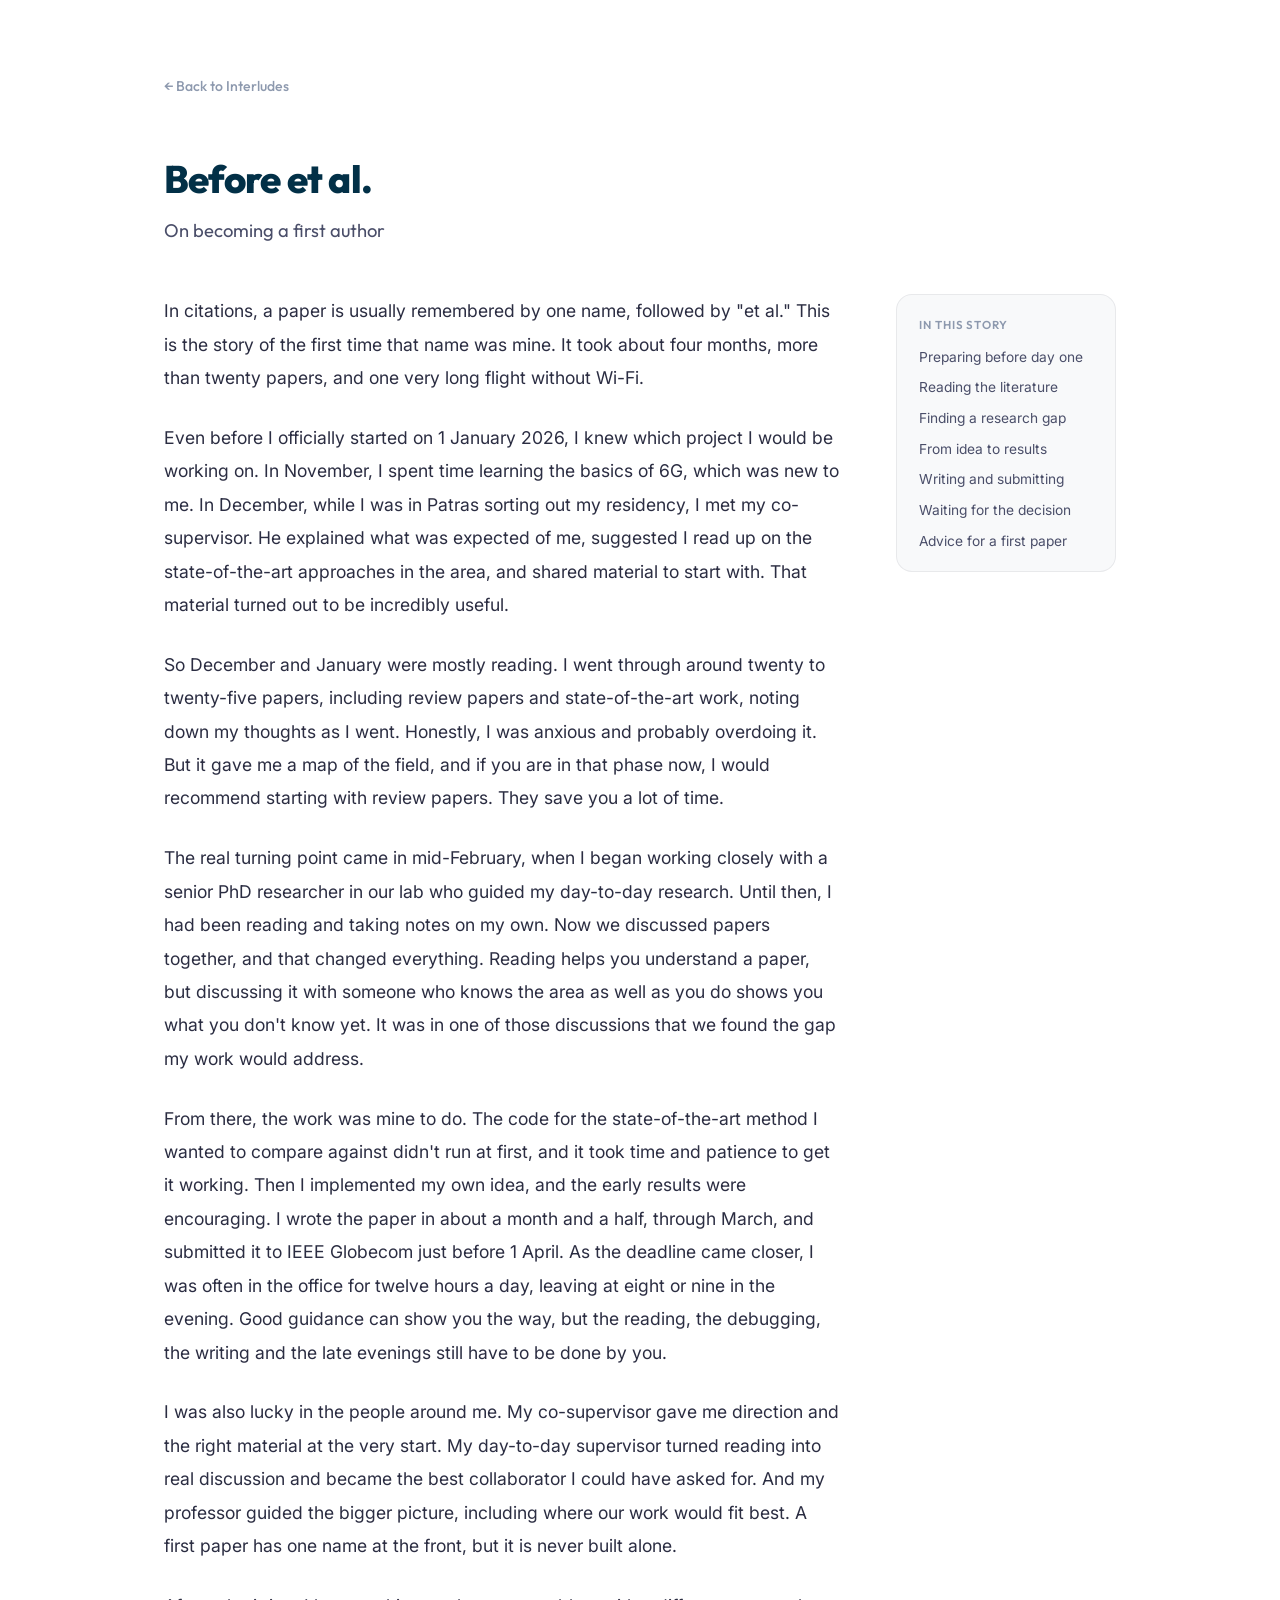
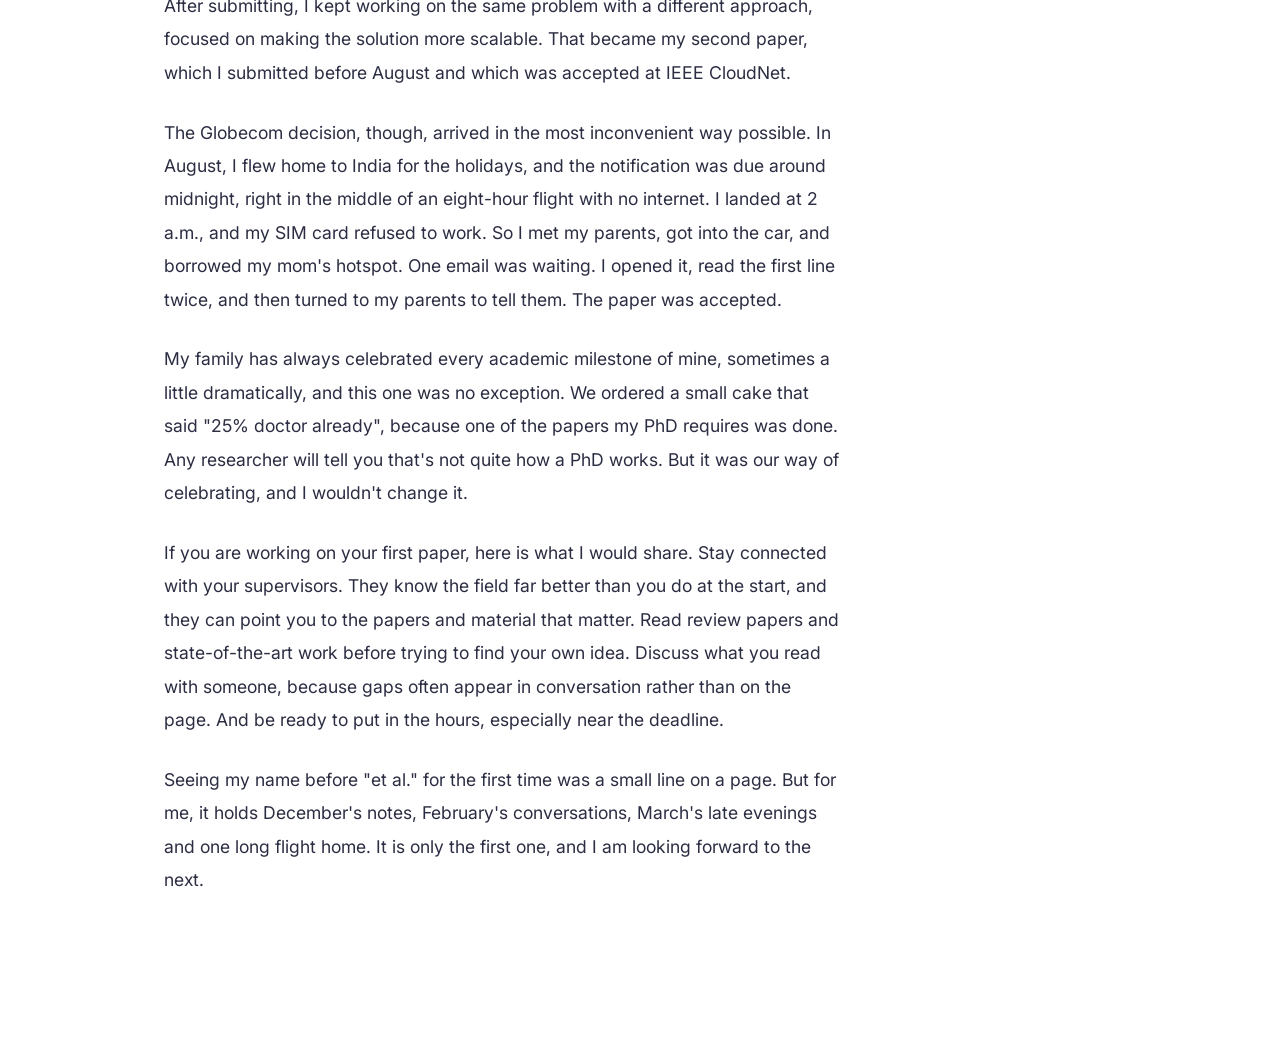
<file: interludes/before-et-al.html>
<!DOCTYPE html>
<html lang="en">

<head>
  <meta charset="UTF-8">
  <meta name="viewport" content="width=device-width, initial-scale=1.0">
  <title>Before et al. | Srushti Gangadhar Surpur</title>
  <meta name="description" content="On becoming a first author">
  <meta property="og:description" content="On becoming a first author">
  <meta name="author" content="Srushti Gangadhar Surpur">

  <link rel="icon"
    href="data:image/svg+xml,<svg xmlns='http://www.w3.org/2000/svg' viewBox='0 0 100 100'><text y='.9em' font-size='90'>🌊</text></svg>">

  <link rel="stylesheet" href="../css/style.css?v=9">
</head>

<body class="story-page">

  <main class="story has-panel">
    <header class="story-header">
      <a href="../index.html#interludes" class="story-back">← Back to Interludes</a>

      <h1 class="story-title">Before et al.</h1>
      <p class="story-subtitle">On becoming a first author</p>
    </header>

    <div class="story-layout">
      <!--
        📝 "IN THIS STORY" ITEMS
        Each item is one <li> ... </li> line below.
        - To edit an item, change the text between <li> and </li>.
        - To add an item, copy any <li> line and paste it on a new line inside the <ul>.
        - To remove an item, delete its whole <li> line.
        To add a small italic note under the list, add this line after </ul>:
        <p class="story-panel-note">Your note here.</p>
      -->
      <aside class="story-panel" aria-label="In this story">
        <p class="story-panel-title">In this story</p>
        <ul>
          <li>Preparing before day one</li>
          <li>Reading the literature</li>
          <li>Finding a research gap</li>
          <li>From idea to results</li>
          <li>Writing and submitting</li>
          <li>Waiting for the decision</li>
          <li>Advice for a first paper</li>
        </ul>
      </aside>

      <article class="story-text">
        <!--
          ✍️ YOUR STORY
          Each paragraph is wrapped in its own <p> ... </p> tag.
          To add a paragraph, add a new <p> ... </p> line.
          Use <em> ... </em> for italics and <strong> ... </strong> for bold.
        -->
        <p>In citations, a paper is usually remembered by one name, followed by "et al." This is the story of the first time that name was mine. It took about four months, more than twenty papers, and one very long flight without Wi-Fi.</p>

        <p>Even before I officially started on 1 January 2026, I knew which project I would be working on. In November, I spent time learning the basics of 6G, which was new to me. In December, while I was in Patras sorting out my residency, I met my co-supervisor. He explained what was expected of me, suggested I read up on the state-of-the-art approaches in the area, and shared material to start with. That material turned out to be incredibly useful.</p>

        <p>So December and January were mostly reading. I went through around twenty to twenty-five papers, including review papers and state-of-the-art work, noting down my thoughts as I went. Honestly, I was anxious and probably overdoing it. But it gave me a map of the field, and if you are in that phase now, I would recommend starting with review papers. They save you a lot of time.</p>

        <p>The real turning point came in mid-February, when I began working closely with a senior PhD researcher in our lab who guided my day-to-day research. Until then, I had been reading and taking notes on my own. Now we discussed papers together, and that changed everything. Reading helps you understand a paper, but discussing it with someone who knows the area as well as you do shows you what you don't know yet. It was in one of those discussions that we found the gap my work would address.</p>

        <p>From there, the work was mine to do. The code for the state-of-the-art method I wanted to compare against didn't run at first, and it took time and patience to get it working. Then I implemented my own idea, and the early results were encouraging. I wrote the paper in about a month and a half, through March, and submitted it to IEEE Globecom just before 1 April. As the deadline came closer, I was often in the office for twelve hours a day, leaving at eight or nine in the evening. Good guidance can show you the way, but the reading, the debugging, the writing and the late evenings still have to be done by you.</p>

        <p>I was also lucky in the people around me. My co-supervisor gave me direction and the right material at the very start. My day-to-day supervisor turned reading into real discussion and became the best collaborator I could have asked for. And my professor guided the bigger picture, including where our work would fit best. A first paper has one name at the front, but it is never built alone.</p>

        <p>After submitting, I kept working on the same problem with a different approach, focused on making the solution more scalable. That became my second paper, which I submitted before August and which was accepted at IEEE CloudNet.</p>

        <p>The Globecom decision, though, arrived in the most inconvenient way possible. In August, I flew home to India for the holidays, and the notification was due around midnight, right in the middle of an eight-hour flight with no internet. I landed at 2 a.m., and my SIM card refused to work. So I met my parents, got into the car, and borrowed my mom's hotspot. One email was waiting. I opened it, read the first line twice, and then turned to my parents to tell them. The paper was accepted.</p>

        <p>My family has always celebrated every academic milestone of mine, sometimes a little dramatically, and this one was no exception. We ordered a small cake that said "25% doctor already", because one of the papers my PhD requires was done. Any researcher will tell you that's not quite how a PhD works. But it was our way of celebrating, and I wouldn't change it.</p>

        <p>If you are working on your first paper, here is what I would share. Stay connected with your supervisors. They know the field far better than you do at the start, and they can point you to the papers and material that matter. Read review papers and state-of-the-art work before trying to find your own idea. Discuss what you read with someone, because gaps often appear in conversation rather than on the page. And be ready to put in the hours, especially near the deadline.</p>

        <p>Seeing my name before "et al." for the first time was a small line on a page. But for me, it holds December's notes, February's conversations, March's late evenings and one long flight home. It is only the first one, and I am looking forward to the next.</p>
      </article>
    </div>
  </main>

  <script>
    // Discourage image saving: block the right-click menu on images only
    document.addEventListener('contextmenu', (e) => {
      if (e.target.closest('img')) e.preventDefault();
    });
  </script>

</body>

</html>
</file>
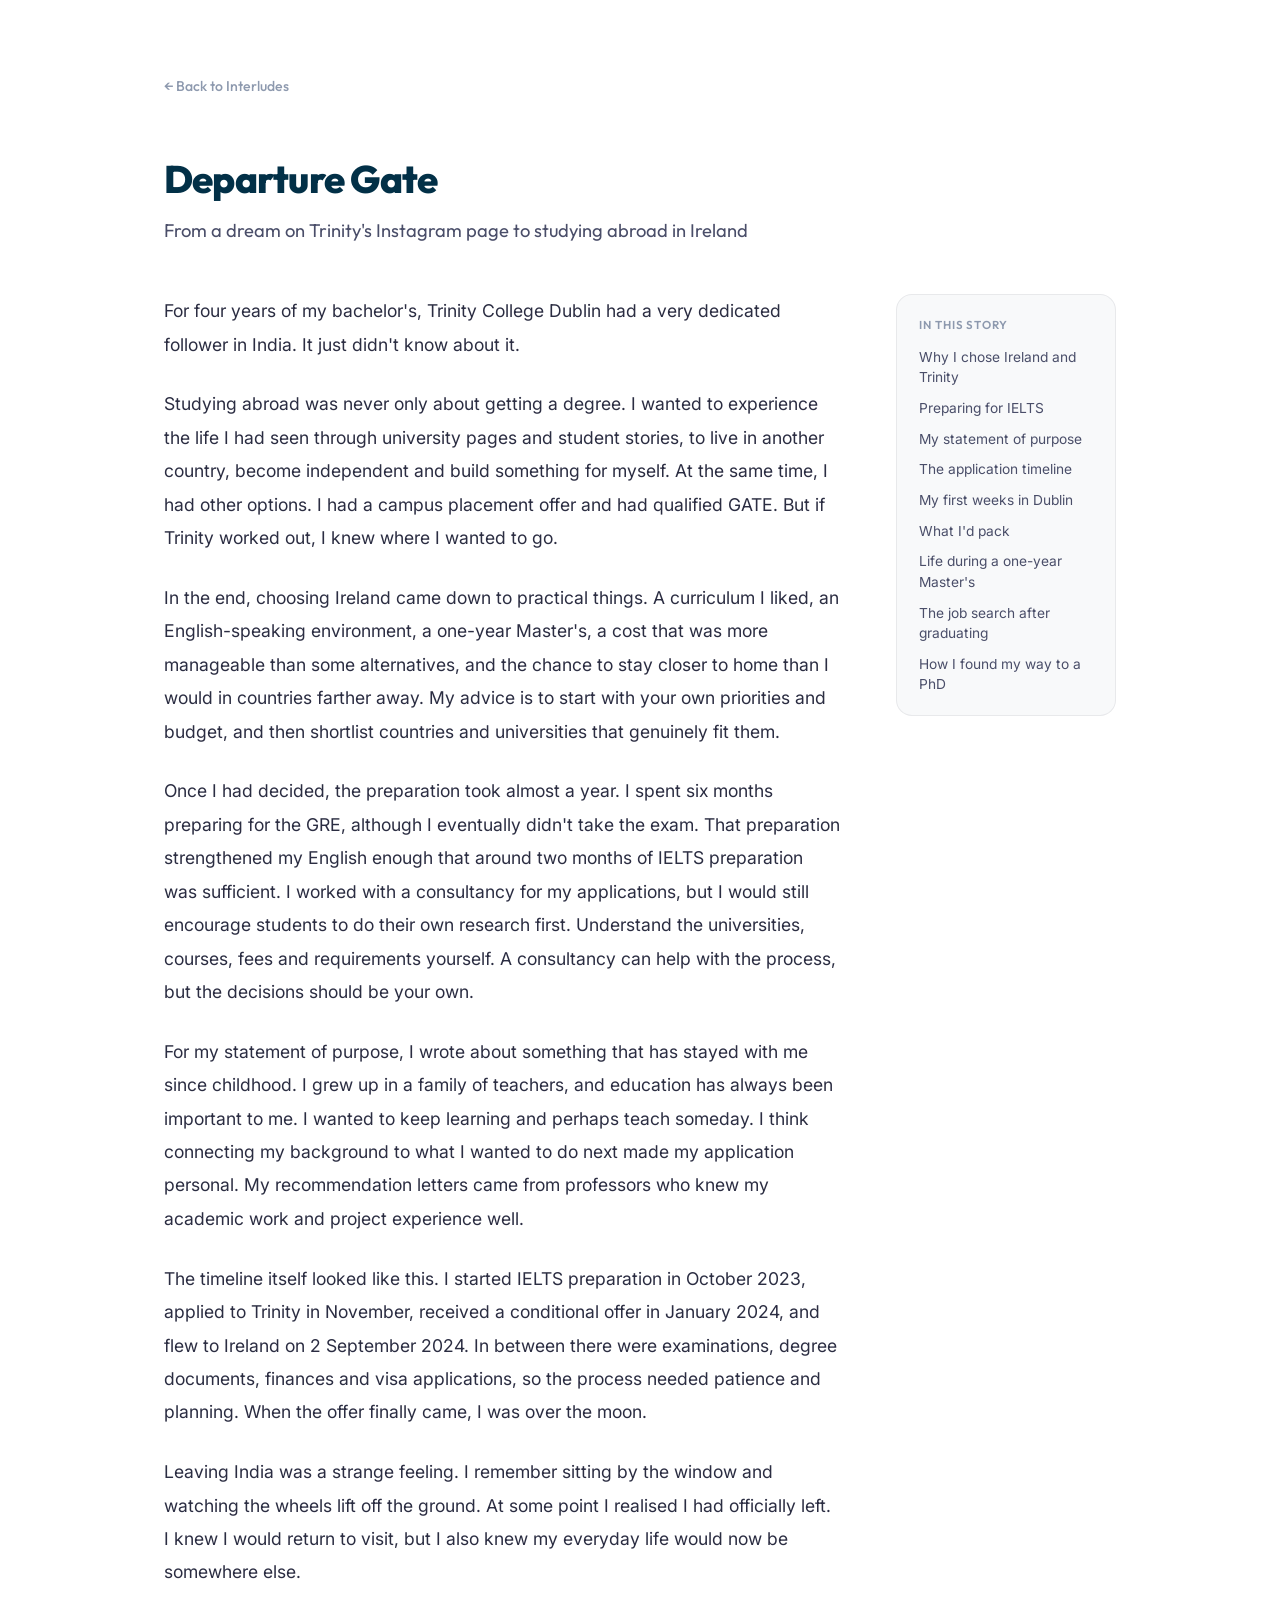
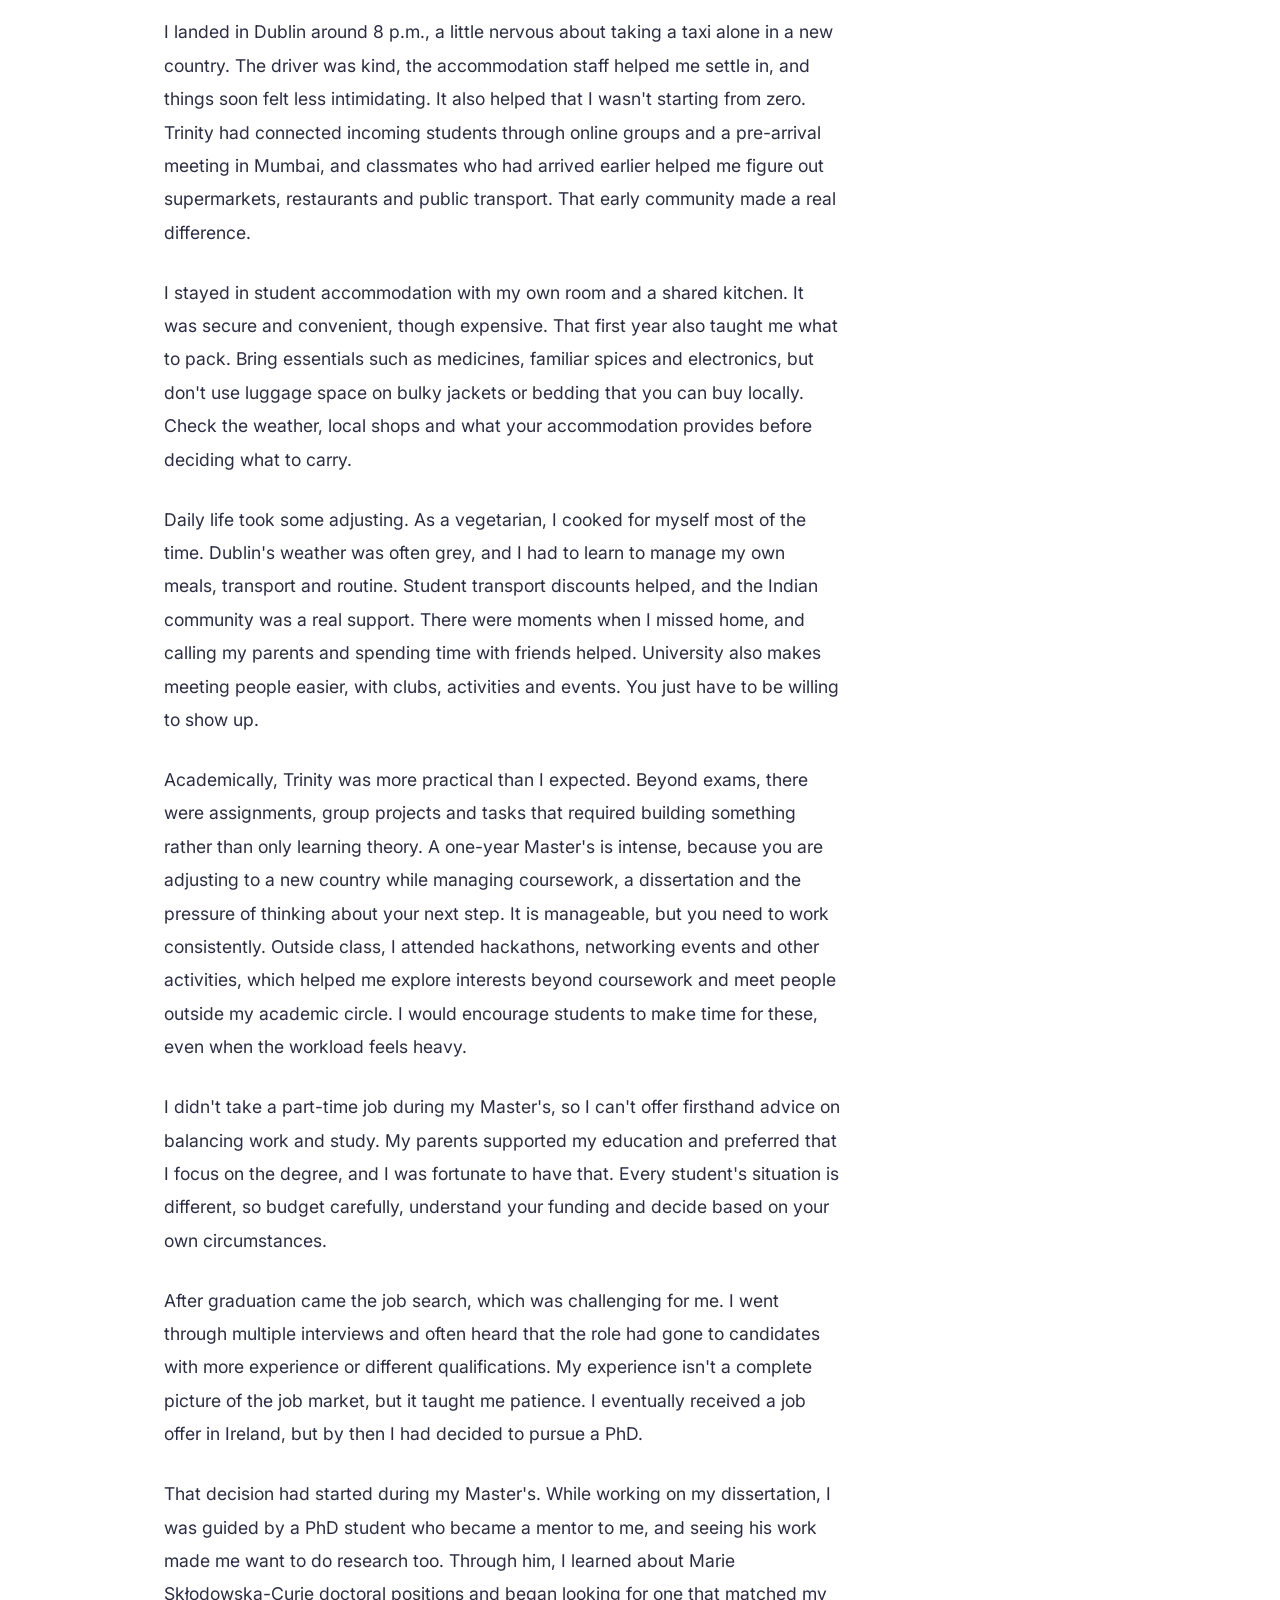
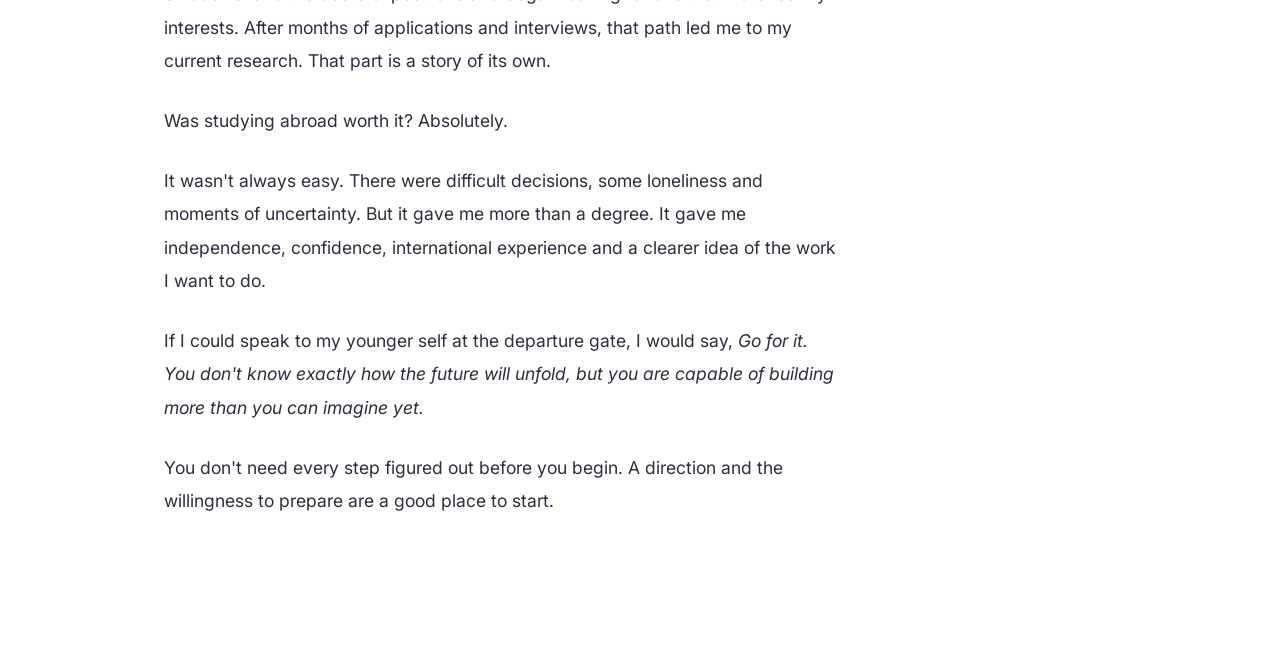
<file: interludes/departure-gate.html>
<!DOCTYPE html>
<html lang="en">

<head>
  <meta charset="UTF-8">
  <meta name="viewport" content="width=device-width, initial-scale=1.0">
  <title>Departure Gate | Srushti Gangadhar Surpur</title>
  <meta name="description" content="From a dream on Trinity's Instagram page to studying abroad in Ireland">
  <meta property="og:description" content="From a dream on Trinity's Instagram page to studying abroad in Ireland">
  <meta name="author" content="Srushti Gangadhar Surpur">

  <link rel="icon"
    href="data:image/svg+xml,<svg xmlns='http://www.w3.org/2000/svg' viewBox='0 0 100 100'><text y='.9em' font-size='90'>🌊</text></svg>">

  <link rel="stylesheet" href="../css/style.css?v=9">
</head>

<body class="story-page">

  <main class="story has-panel">
    <header class="story-header">
      <a href="../index.html#interludes" class="story-back">← Back to Interludes</a>

      <h1 class="story-title">Departure Gate</h1>
      <p class="story-subtitle">From a dream on Trinity's Instagram page to studying abroad in Ireland</p>
    </header>

    <div class="story-layout">
      <!--
        📝 "IN THIS STORY" QUESTIONS
        Each question is one <li> ... </li> line below.
        - To edit a question, change the text between <li> and </li>.
        - To add a question, copy any <li> line and paste it on a new line inside the <ul>.
        - To remove a question, delete its whole <li> line.
      -->
      <aside class="story-panel" aria-label="In this story">
        <p class="story-panel-title">In this story</p>
        <ul>
          <li>Why I chose Ireland and Trinity</li>
          <li>Preparing for IELTS</li>
          <li>My statement of purpose</li>
          <li>The application timeline</li>
          <li>My first weeks in Dublin</li>
          <li>What I'd pack</li>
          <li>Life during a one-year Master's</li>
          <li>The job search after graduating</li>
          <li>How I found my way to a PhD</li>
        </ul>
      </aside>

      <article class="story-text">
        <!--
          ✍️ YOUR STORY
          Each paragraph is wrapped in its own <p> ... </p> tag.
          To add a paragraph, add a new <p> ... </p> line. Use <em> ... </em> for italics.
        -->
        <p>For four years of my bachelor's, Trinity College Dublin had a very dedicated follower in India. It just didn't know about it.</p>

        <p>Studying abroad was never only about getting a degree. I wanted to experience the life I had seen through university pages and student stories, to live in another country, become independent and build something for myself. At the same time, I had other options. I had a campus placement offer and had qualified GATE. But if Trinity worked out, I knew where I wanted to go.</p>

        <p>In the end, choosing Ireland came down to practical things. A curriculum I liked, an English-speaking environment, a one-year Master's, a cost that was more manageable than some alternatives, and the chance to stay closer to home than I would in countries farther away. My advice is to start with your own priorities and budget, and then shortlist countries and universities that genuinely fit them.</p>

        <p>Once I had decided, the preparation took almost a year. I spent six months preparing for the GRE, although I eventually didn't take the exam. That preparation strengthened my English enough that around two months of IELTS preparation was sufficient. I worked with a consultancy for my applications, but I would still encourage students to do their own research first. Understand the universities, courses, fees and requirements yourself. A consultancy can help with the process, but the decisions should be your own.</p>

        <p>For my statement of purpose, I wrote about something that has stayed with me since childhood. I grew up in a family of teachers, and education has always been important to me. I wanted to keep learning and perhaps teach someday. I think connecting my background to what I wanted to do next made my application personal. My recommendation letters came from professors who knew my academic work and project experience well.</p>

        <p>The timeline itself looked like this. I started IELTS preparation in October 2023, applied to Trinity in November, received a conditional offer in January 2024, and flew to Ireland on 2 September 2024. In between there were examinations, degree documents, finances and visa applications, so the process needed patience and planning. When the offer finally came, I was over the moon.</p>

        <p>Leaving India was a strange feeling. I remember sitting by the window and watching the wheels lift off the ground. At some point I realised I had officially left. I knew I would return to visit, but I also knew my everyday life would now be somewhere else.</p>

        <p>I landed in Dublin around 8 p.m., a little nervous about taking a taxi alone in a new country. The driver was kind, the accommodation staff helped me settle in, and things soon felt less intimidating. It also helped that I wasn't starting from zero. Trinity had connected incoming students through online groups and a pre-arrival meeting in Mumbai, and classmates who had arrived earlier helped me figure out supermarkets, restaurants and public transport. That early community made a real difference.</p>

        <p>I stayed in student accommodation with my own room and a shared kitchen. It was secure and convenient, though expensive. That first year also taught me what to pack. Bring essentials such as medicines, familiar spices and electronics, but don't use luggage space on bulky jackets or bedding that you can buy locally. Check the weather, local shops and what your accommodation provides before deciding what to carry.</p>

        <p>Daily life took some adjusting. As a vegetarian, I cooked for myself most of the time. Dublin's weather was often grey, and I had to learn to manage my own meals, transport and routine. Student transport discounts helped, and the Indian community was a real support. There were moments when I missed home, and calling my parents and spending time with friends helped. University also makes meeting people easier, with clubs, activities and events. You just have to be willing to show up.</p>

        <p>Academically, Trinity was more practical than I expected. Beyond exams, there were assignments, group projects and tasks that required building something rather than only learning theory. A one-year Master's is intense, because you are adjusting to a new country while managing coursework, a dissertation and the pressure of thinking about your next step. It is manageable, but you need to work consistently. Outside class, I attended hackathons, networking events and other activities, which helped me explore interests beyond coursework and meet people outside my academic circle. I would encourage students to make time for these, even when the workload feels heavy.</p>

        <p>I didn't take a part-time job during my Master's, so I can't offer firsthand advice on balancing work and study. My parents supported my education and preferred that I focus on the degree, and I was fortunate to have that. Every student's situation is different, so budget carefully, understand your funding and decide based on your own circumstances.</p>

        <p>After graduation came the job search, which was challenging for me. I went through multiple interviews and often heard that the role had gone to candidates with more experience or different qualifications. My experience isn't a complete picture of the job market, but it taught me patience. I eventually received a job offer in Ireland, but by then I had decided to pursue a PhD.</p>

        <p>That decision had started during my Master's. While working on my dissertation, I was guided by a PhD student who became a mentor to me, and seeing his work made me want to do research too. Through him, I learned about Marie Skłodowska-Curie doctoral positions and began looking for one that matched my interests. After months of applications and interviews, that path led me to my current research. That part is a story of its own.</p>

        <p>Was studying abroad worth it? Absolutely.</p>

        <p>It wasn't always easy. There were difficult decisions, some loneliness and moments of uncertainty. But it gave me more than a degree. It gave me independence, confidence, international experience and a clearer idea of the work I want to do.</p>

        <p>If I could speak to my younger self at the departure gate, I would say, <em>Go for it. You don't know exactly how the future will unfold, but you are capable of building more than you can imagine yet.</em></p>

        <p>You don't need every step figured out before you begin. A direction and the willingness to prepare are a good place to start.</p>
      </article>
    </div>
  </main>

  <script>
    // Discourage image saving: block the right-click menu on images only
    document.addEventListener('contextmenu', (e) => {
      if (e.target.closest('img')) e.preventDefault();
    });
  </script>

</body>

</html>
</file>
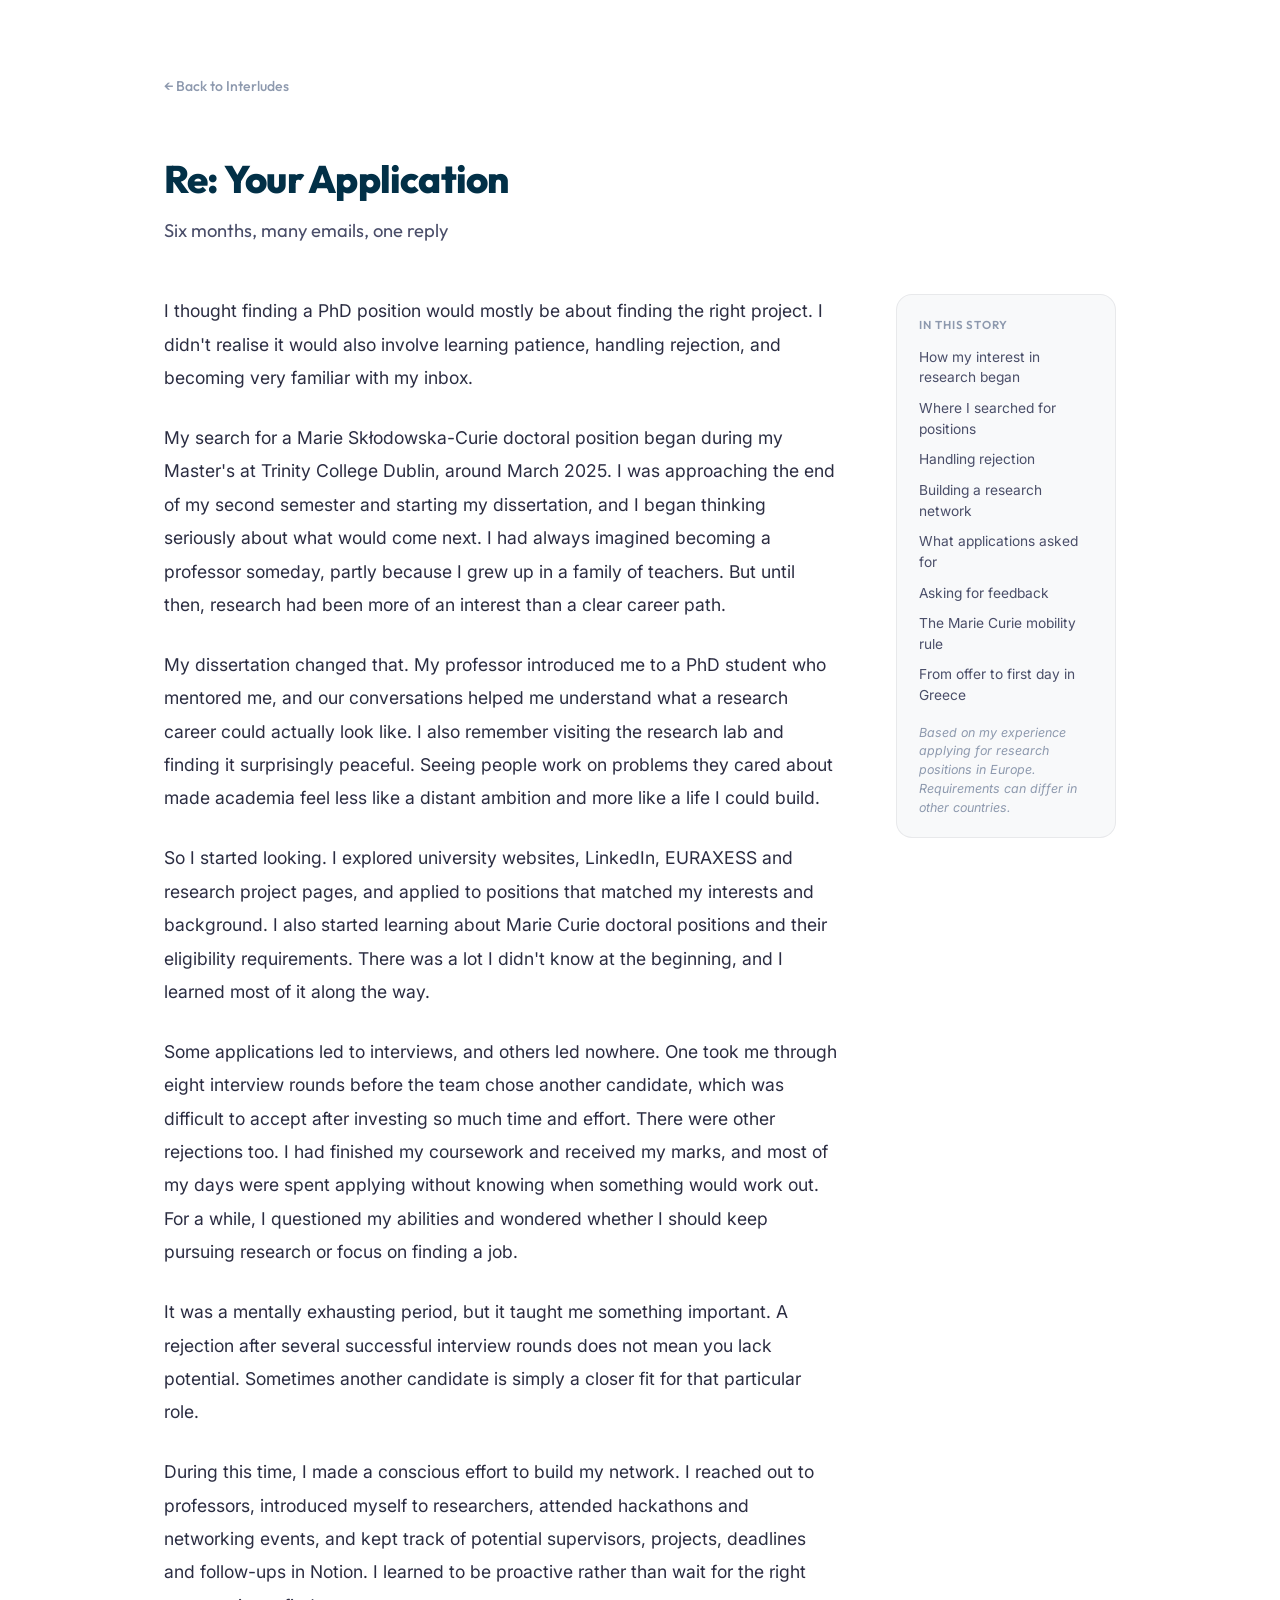
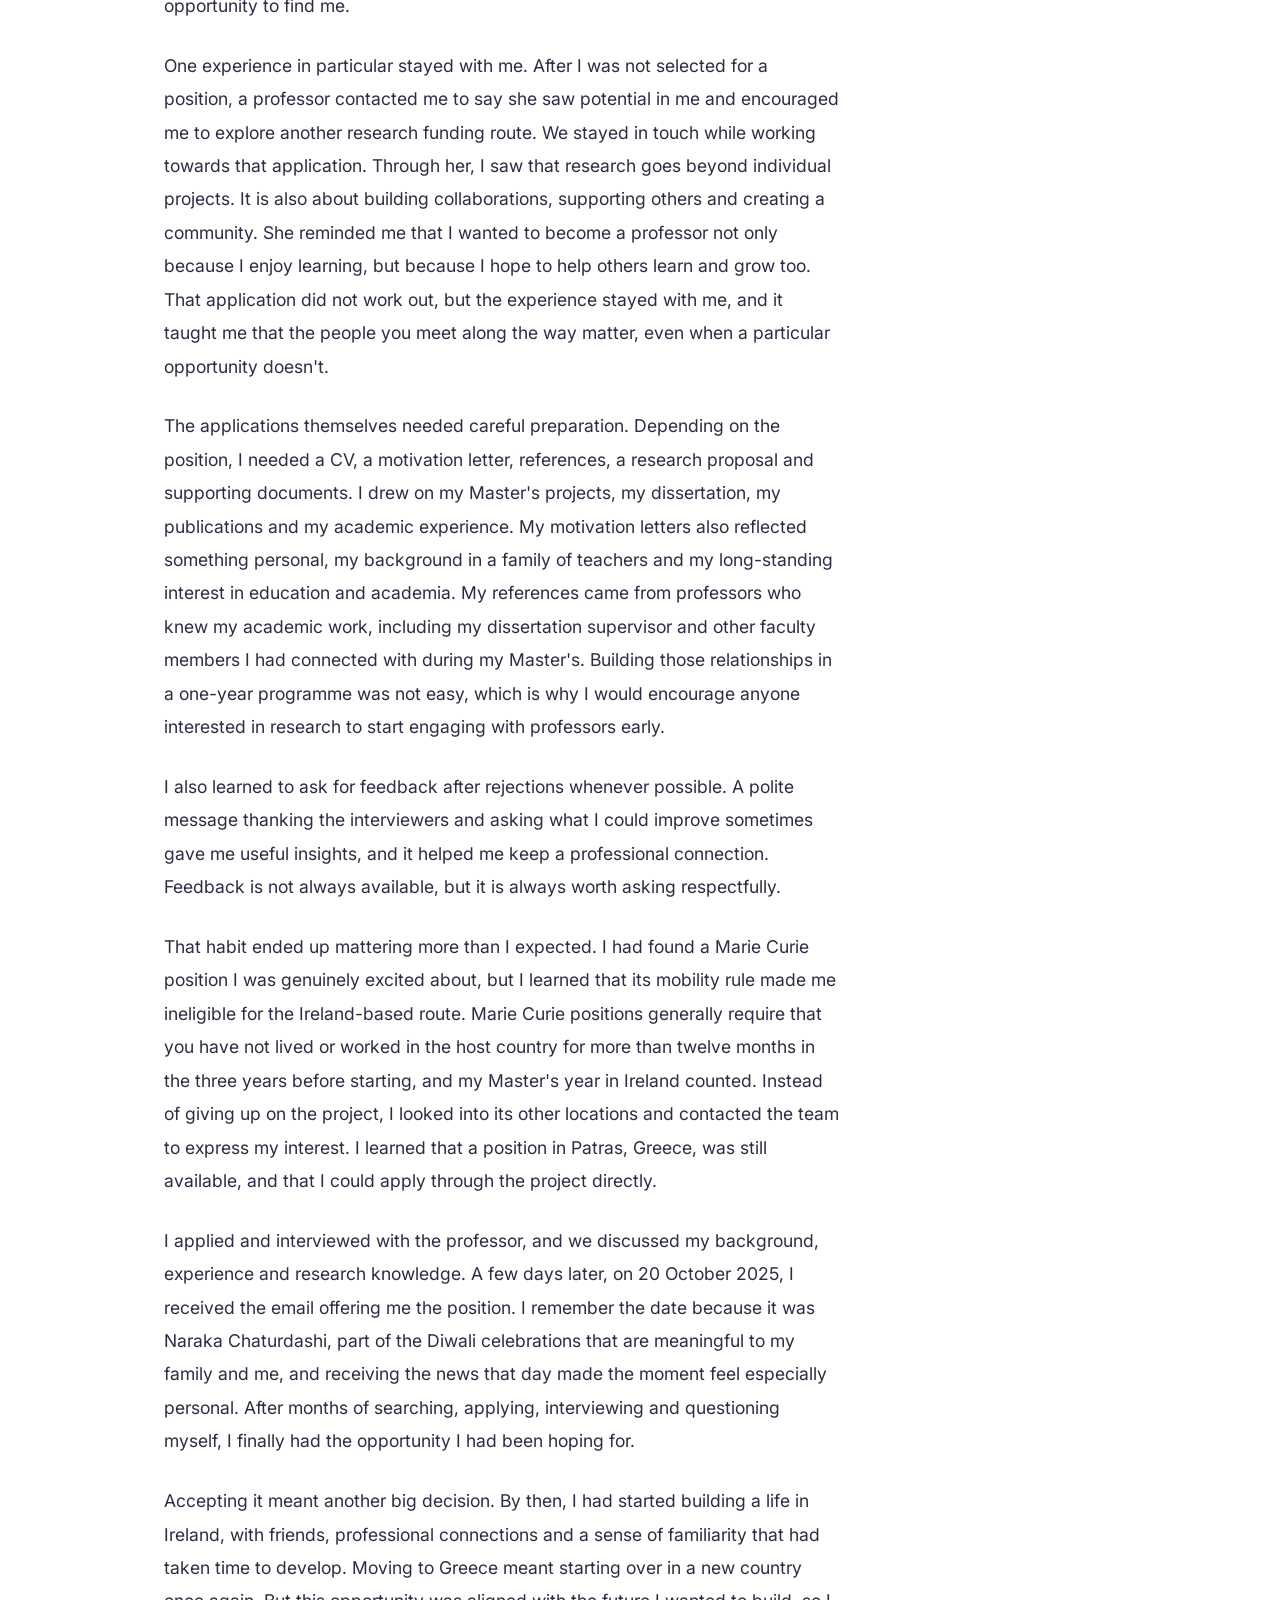
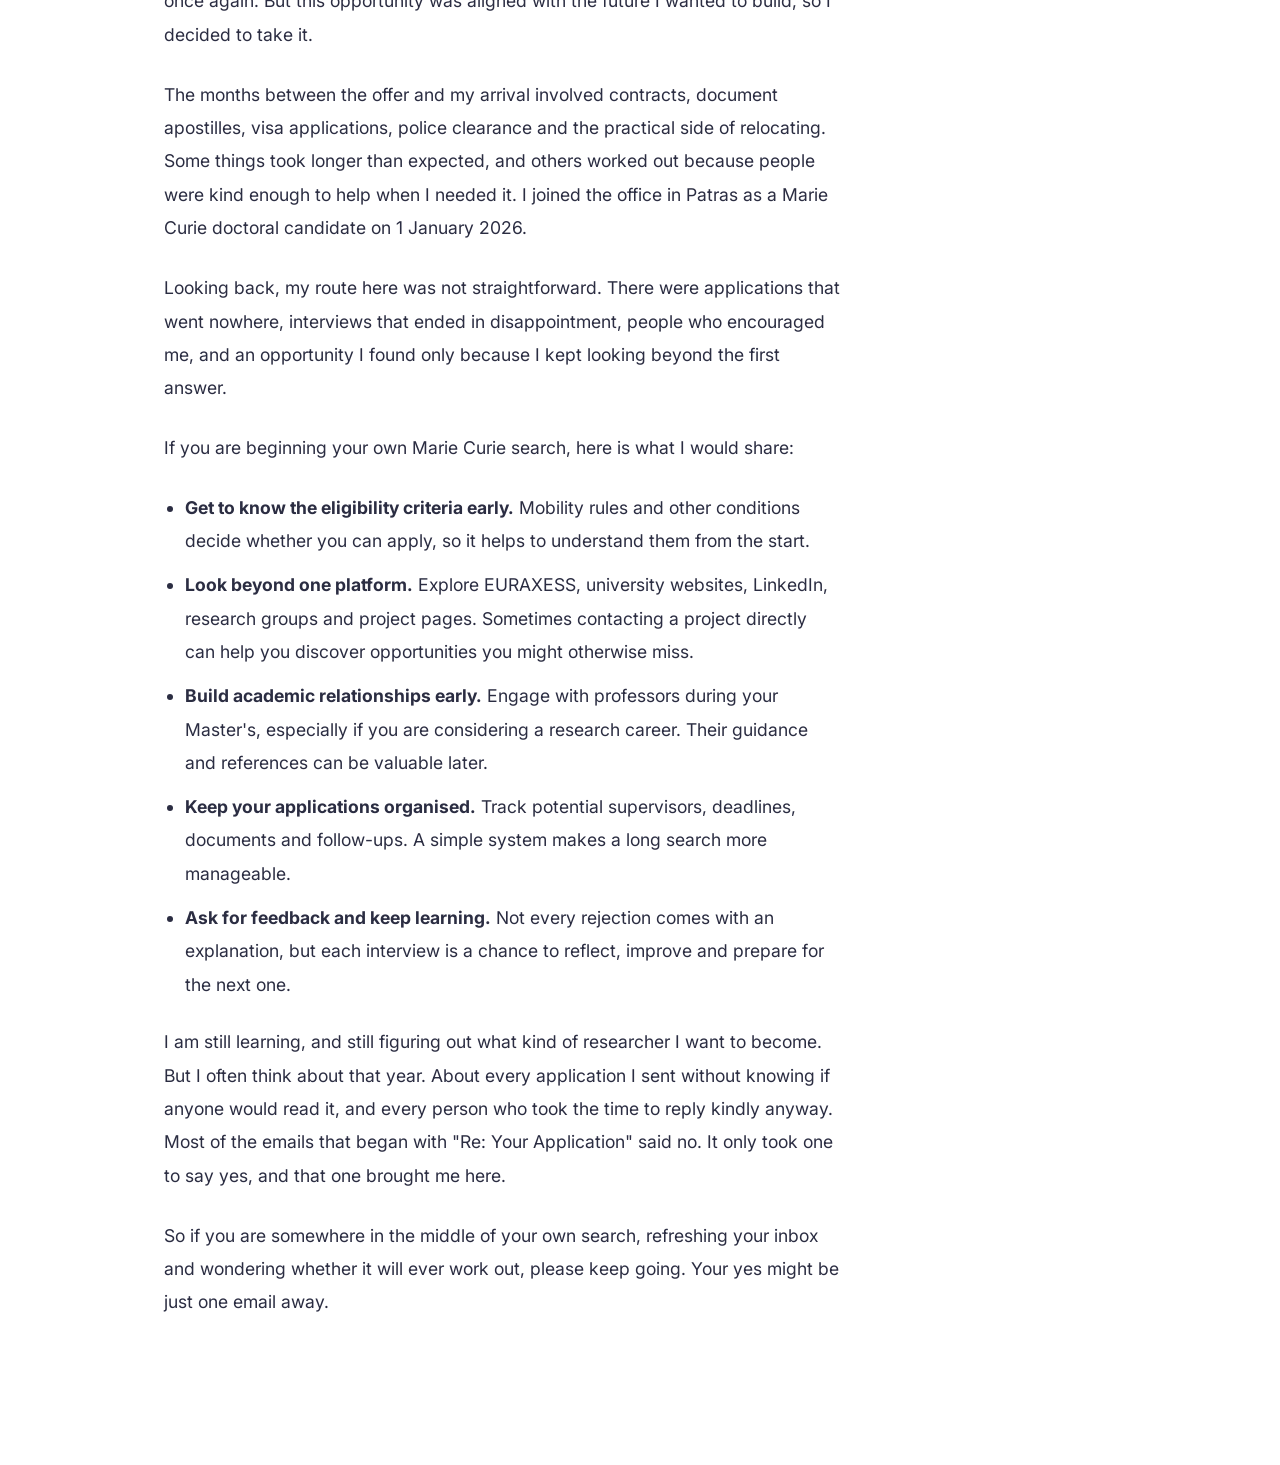
<file: interludes/re-your-application.html>
<!DOCTYPE html>
<html lang="en">

<head>
  <meta charset="UTF-8">
  <meta name="viewport" content="width=device-width, initial-scale=1.0">
  <title>Re: Your Application | Srushti Gangadhar Surpur</title>
  <meta name="description" content="Six months, many emails, one reply">
  <meta property="og:description" content="Six months, many emails, one reply">
  <meta name="author" content="Srushti Gangadhar Surpur">

  <link rel="icon"
    href="data:image/svg+xml,<svg xmlns='http://www.w3.org/2000/svg' viewBox='0 0 100 100'><text y='.9em' font-size='90'>🌊</text></svg>">

  <link rel="stylesheet" href="../css/style.css?v=9">
</head>

<body class="story-page">

  <main class="story has-panel">
    <header class="story-header">
      <a href="../index.html#interludes" class="story-back">← Back to Interludes</a>

      <h1 class="story-title">Re: Your Application</h1>
      <p class="story-subtitle">Six months, many emails, one reply</p>
    </header>

    <div class="story-layout">
      <!--
        📝 "IN THIS STORY" ITEMS
        Each item is one <li> ... </li> line below.
        - To edit an item, change the text between <li> and </li>.
        - To add an item, copy any <li> line and paste it on a new line inside the <ul>.
        - To remove an item, delete its whole <li> line.
        The small italic note under the list is the <p class="story-panel-note"> line.
      -->
      <aside class="story-panel" aria-label="In this story">
        <p class="story-panel-title">In this story</p>
        <ul>
          <li>How my interest in research began</li>
          <li>Where I searched for positions</li>
          <li>Handling rejection</li>
          <li>Building a research network</li>
          <li>What applications asked for</li>
          <li>Asking for feedback</li>
          <li>The Marie Curie mobility rule</li>
          <li>From offer to first day in Greece</li>
        </ul>
        <p class="story-panel-note">Based on my experience applying for research positions in Europe. Requirements can differ in other countries.</p>
      </aside>

      <article class="story-text">
        <!--
          ✍️ YOUR STORY
          Each paragraph is wrapped in its own <p> ... </p> tag.
          To add a paragraph, add a new <p> ... </p> line.
          Use <em> ... </em> for italics and <strong> ... </strong> for bold.
        -->
        <p>I thought finding a PhD position would mostly be about finding the right project. I didn't realise it would also involve learning patience, handling rejection, and becoming very familiar with my inbox.</p>

        <p>My search for a Marie Skłodowska-Curie doctoral position began during my Master's at Trinity College Dublin, around March 2025. I was approaching the end of my second semester and starting my dissertation, and I began thinking seriously about what would come next. I had always imagined becoming a professor someday, partly because I grew up in a family of teachers. But until then, research had been more of an interest than a clear career path.</p>

        <p>My dissertation changed that. My professor introduced me to a PhD student who mentored me, and our conversations helped me understand what a research career could actually look like. I also remember visiting the research lab and finding it surprisingly peaceful. Seeing people work on problems they cared about made academia feel less like a distant ambition and more like a life I could build.</p>

        <p>So I started looking. I explored university websites, LinkedIn, EURAXESS and research project pages, and applied to positions that matched my interests and background. I also started learning about Marie Curie doctoral positions and their eligibility requirements. There was a lot I didn't know at the beginning, and I learned most of it along the way.</p>

        <p>Some applications led to interviews, and others led nowhere. One took me through eight interview rounds before the team chose another candidate, which was difficult to accept after investing so much time and effort. There were other rejections too. I had finished my coursework and received my marks, and most of my days were spent applying without knowing when something would work out. For a while, I questioned my abilities and wondered whether I should keep pursuing research or focus on finding a job.</p>

        <p>It was a mentally exhausting period, but it taught me something important. A rejection after several successful interview rounds does not mean you lack potential. Sometimes another candidate is simply a closer fit for that particular role.</p>

        <p>During this time, I made a conscious effort to build my network. I reached out to professors, introduced myself to researchers, attended hackathons and networking events, and kept track of potential supervisors, projects, deadlines and follow-ups in Notion. I learned to be proactive rather than wait for the right opportunity to find me.</p>

        <p>One experience in particular stayed with me. After I was not selected for a position, a professor contacted me to say she saw potential in me and encouraged me to explore another research funding route. We stayed in touch while working towards that application. Through her, I saw that research goes beyond individual projects. It is also about building collaborations, supporting others and creating a community. She reminded me that I wanted to become a professor not only because I enjoy learning, but because I hope to help others learn and grow too. That application did not work out, but the experience stayed with me, and it taught me that the people you meet along the way matter, even when a particular opportunity doesn't.</p>

        <p>The applications themselves needed careful preparation. Depending on the position, I needed a CV, a motivation letter, references, a research proposal and supporting documents. I drew on my Master's projects, my dissertation, my publications and my academic experience. My motivation letters also reflected something personal, my background in a family of teachers and my long-standing interest in education and academia. My references came from professors who knew my academic work, including my dissertation supervisor and other faculty members I had connected with during my Master's. Building those relationships in a one-year programme was not easy, which is why I would encourage anyone interested in research to start engaging with professors early.</p>

        <p>I also learned to ask for feedback after rejections whenever possible. A polite message thanking the interviewers and asking what I could improve sometimes gave me useful insights, and it helped me keep a professional connection. Feedback is not always available, but it is always worth asking respectfully.</p>

        <p>That habit ended up mattering more than I expected. I had found a Marie Curie position I was genuinely excited about, but I learned that its mobility rule made me ineligible for the Ireland-based route. Marie Curie positions generally require that you have not lived or worked in the host country for more than twelve months in the three years before starting, and my Master's year in Ireland counted. Instead of giving up on the project, I looked into its other locations and contacted the team to express my interest. I learned that a position in Patras, Greece, was still available, and that I could apply through the project directly.</p>

        <p>I applied and interviewed with the professor, and we discussed my background, experience and research knowledge. A few days later, on 20 October 2025, I received the email offering me the position. I remember the date because it was Naraka Chaturdashi, part of the Diwali celebrations that are meaningful to my family and me, and receiving the news that day made the moment feel especially personal. After months of searching, applying, interviewing and questioning myself, I finally had the opportunity I had been hoping for.</p>

        <p>Accepting it meant another big decision. By then, I had started building a life in Ireland, with friends, professional connections and a sense of familiarity that had taken time to develop. Moving to Greece meant starting over in a new country once again. But this opportunity was aligned with the future I wanted to build, so I decided to take it.</p>

        <p>The months between the offer and my arrival involved contracts, document apostilles, visa applications, police clearance and the practical side of relocating. Some things took longer than expected, and others worked out because people were kind enough to help when I needed it. I joined the office in Patras as a Marie Curie doctoral candidate on 1 January 2026.</p>

        <p>Looking back, my route here was not straightforward. There were applications that went nowhere, interviews that ended in disappointment, people who encouraged me, and an opportunity I found only because I kept looking beyond the first answer.</p>

        <p>If you are beginning your own Marie Curie search, here is what I would share:</p>

        <ul>
          <li><strong>Get to know the eligibility criteria early.</strong> Mobility rules and other conditions decide whether you can apply, so it helps to understand them from the start.</li>
          <li><strong>Look beyond one platform.</strong> Explore EURAXESS, university websites, LinkedIn, research groups and project pages. Sometimes contacting a project directly can help you discover opportunities you might otherwise miss.</li>
          <li><strong>Build academic relationships early.</strong> Engage with professors during your Master's, especially if you are considering a research career. Their guidance and references can be valuable later.</li>
          <li><strong>Keep your applications organised.</strong> Track potential supervisors, deadlines, documents and follow-ups. A simple system makes a long search more manageable.</li>
          <li><strong>Ask for feedback and keep learning.</strong> Not every rejection comes with an explanation, but each interview is a chance to reflect, improve and prepare for the next one.</li>
        </ul>

        <p>I am still learning, and still figuring out what kind of researcher I want to become. But I often think about that year. About every application I sent without knowing if anyone would read it, and every person who took the time to reply kindly anyway. Most of the emails that began with "Re: Your Application" said no. It only took one to say yes, and that one brought me here.</p>

        <p>So if you are somewhere in the middle of your own search, refreshing your inbox and wondering whether it will ever work out, please keep going. Your yes might be just one email away.</p>
      </article>
    </div>
  </main>

  <script>
    // Discourage image saving: block the right-click menu on images only
    document.addEventListener('contextmenu', (e) => {
      if (e.target.closest('img')) e.preventDefault();
    });
  </script>

</body>

</html>
</file>
<file: css/style.css>
/* =========================================
   Srushti Gangadhar Surpur | Portfolio
   Design: Santorini Ocean Calm + 1989/Lover
   ========================================= */

/* ---------- Google Fonts ---------- */
@import url('https://fonts.googleapis.com/css2?family=Outfit:wght@300;400;500;600;700;800&family=Inter:wght@300;400;500;600&display=swap');

/* ---------- Design Tokens ---------- */
:root {
  /* Primary palette | Aurora & Pearl */
  --sky: #8ECAE6;
  --sky-light: #D9EDF7;
  --ocean: #219EBC;
  --ocean-deep: #023047;
  --ocean-glass: rgba(33, 158, 188, 0.08);

  /* Warm accents | Modern Dreamy */
  --blush: #FFB5C5;
  --blush-light: #FFE5EC;
  --sunset: #FB8500;
  --lavender: #A2D2FF;
  --lavender-light: #E0F2FE;
  --peach: #FAD4C0;

  /* Neutrals */
  --white: #FFFFFF;
  --cloud: #F8F9FA;
  --cloud-alt: #E9ECEF;
  --text: #2B2D42;
  --text-light: #4A4E69;
  --text-muted: #8D99AE;
  --border: rgba(43, 45, 66, 0.08);

  /* Gradients */
  --grad-hero: linear-gradient(135deg, #F8F9FA 0%, #E0F2FE 30%, #FFE5EC 70%, #FAD4C0 100%);
  --grad-sky: linear-gradient(135deg, #8ECAE6, #219EBC);
  --grad-sunset: linear-gradient(135deg, #FFB5C5, #A2D2FF);
  --grad-card: linear-gradient(135deg, rgba(255, 255, 255, 0.85), rgba(248, 249, 250, 0.6));

  /* Glass */
  --glass-bg: rgba(255, 255, 255, 0.72);
  --glass-border: rgba(255, 255, 255, 0.4);
  --glass-blur: 18px;

  /* Typography */
  --font-heading: 'Outfit', sans-serif;
  --font-body: 'Inter', sans-serif;

  /* Spacing */
  --section-pad: 88px 0;
  --container: 1140px;

  /* Radius */
  --radius-sm: 8px;
  --radius-md: 16px;
  --radius-lg: 24px;
  --radius-xl: 36px;
  --radius-full: 9999px;

  /* Shadows */
  --shadow-sm: 0 4px 12px rgba(2, 48, 71, 0.05);
  --shadow-md: 0 8px 24px rgba(2, 48, 71, 0.08);
  --shadow-lg: 0 16px 48px rgba(2, 48, 71, 0.12);
  --shadow-glow: 0 0 40px rgba(142, 202, 230, 0.3);

  /* Transition */
  --ease: cubic-bezier(0.4, 0, 0.2, 1);
  --dur: 0.4s;
}

/* ---------- Reset & Base ---------- */
*,
*::before,
*::after {
  margin: 0;
  padding: 0;
  box-sizing: border-box;
}

html {
  scroll-behavior: smooth;
  -webkit-font-smoothing: antialiased;
}

body {
  font-family: var(--font-body);
  font-size: 16px;
  line-height: 1.7;
  color: var(--text);
  background: var(--white);
  overflow-x: hidden;
}

a {
  color: var(--ocean);
  text-decoration: none;
  transition: color var(--dur) var(--ease);
}

a:hover {
  color: var(--ocean-deep);
}

img {
  max-width: 100%;
  display: block;
  /* Discourage saving: no selecting or dragging images */
  -webkit-user-select: none;
  user-select: none;
  -webkit-user-drag: none;
}

h1,
h2,
h3,
h4,
h5,
h6 {
  font-family: var(--font-heading);
  font-weight: 700;
  line-height: 1.25;
  color: var(--text);
}

.container {
  max-width: var(--container);
  margin: 0 auto;
  padding: 0 24px;
}

/* ---------- Scroll Reveal Utility ---------- */
.reveal {
  opacity: 0;
  transform: translateY(32px);
  transition: opacity 0.7s var(--ease), transform 0.7s var(--ease);
}

.reveal.visible {
  opacity: 1;
  transform: translateY(0);
}

/* ---------- Section Titles ---------- */
.section-title {
  font-size: 2rem;
  font-weight: 800;
  margin-bottom: 12px;
  letter-spacing: -0.02em;
}

.section-subtitle {
  font-size: 1.05rem;
  color: var(--text-light);
  max-width: 560px;
  margin-bottom: 48px;
}

.section-header {
  text-align: center;
  margin-bottom: 16px;
}

.section-header .section-subtitle {
  margin-left: auto;
  margin-right: auto;
}

/* Accent line under section titles */
.section-title::after {
  content: '';
  display: block;
  width: 48px;
  height: 4px;
  border-radius: 2px;
  background: var(--grad-sky);
  margin-top: 14px;
}

.section-header .section-title::after {
  margin-left: auto;
  margin-right: auto;
}

/* ==========================================
   NAVIGATION
   ========================================== */
.navbar {
  position: fixed;
  top: 0;
  left: 0;
  right: 0;
  z-index: 1000;
  padding: 16px 0;
  transition: background var(--dur) var(--ease),
    box-shadow var(--dur) var(--ease),
    padding var(--dur) var(--ease);
}

.navbar.scrolled {
  background: var(--glass-bg);
  backdrop-filter: blur(var(--glass-blur));
  -webkit-backdrop-filter: blur(var(--glass-blur));
  box-shadow: var(--shadow-sm);
  padding: 10px 0;
}

.navbar .container {
  display: flex;
  align-items: center;
  justify-content: space-between;
}

.nav-logo {
  font-family: var(--font-heading);
  font-weight: 700;
  font-size: 1.3rem;
  color: var(--ocean-deep);
  letter-spacing: -0.02em;
  display: inline-flex;
  align-items: center;
}

.nav-doodle {
  width: 24px;
  height: auto;
  display: block;
  transition: transform var(--dur) var(--ease);
}

.nav-logo:hover .nav-doodle { transform: rotate(-6deg) scale(1.08); }

.nav-logo span {
  background: var(--grad-sky);
  -webkit-background-clip: text;
  -webkit-text-fill-color: transparent;
  background-clip: text;
}

.nav-links {
  display: flex;
  list-style: none;
  gap: 32px;
  align-items: center;
}

.nav-links a {
  font-family: var(--font-heading);
  font-size: 0.92rem;
  font-weight: 500;
  color: var(--text);
  position: relative;
  padding: 4px 0;
}

.nav-links a::after {
  content: '';
  position: absolute;
  bottom: -2px;
  left: 0;
  width: 0;
  height: 2px;
  background: var(--grad-sky);
  border-radius: 1px;
  transition: width var(--dur) var(--ease);
}

.nav-links a:hover::after,
.nav-links a.active::after {
  width: 100%;
}

.nav-links a:hover {
  color: var(--ocean);
}

/* Hamburger */
.nav-toggle {
  display: none;
  flex-direction: column;
  gap: 5px;
  cursor: pointer;
  padding: 4px;
  background: none;
  border: none;
}

.nav-toggle span {
  display: block;
  width: 24px;
  height: 2.5px;
  border-radius: 2px;
  background: var(--text);
  transition: transform var(--dur) var(--ease), opacity var(--dur) var(--ease);
}

.nav-toggle.active span:nth-child(1) {
  transform: rotate(45deg) translate(5px, 5px);
}

.nav-toggle.active span:nth-child(2) {
  opacity: 0;
}

.nav-toggle.active span:nth-child(3) {
  transform: rotate(-45deg) translate(5px, -5px);
}

/* Mobile Nav */
.mobile-nav {
  display: none;
  position: fixed;
  top: 0;
  right: -100%;
  width: 280px;
  height: 100vh;
  background: var(--glass-bg);
  backdrop-filter: blur(24px);
  -webkit-backdrop-filter: blur(24px);
  padding: 80px 32px 32px;
  transition: right var(--dur) var(--ease);
  z-index: 999;
  box-shadow: -4px 0 30px rgba(0, 0, 0, 0.08);
}

.mobile-nav.open {
  right: 0;
}

.mobile-nav a {
  display: block;
  font-family: var(--font-heading);
  font-size: 1.15rem;
  font-weight: 500;
  color: var(--text);
  padding: 14px 0;
  border-bottom: 1px solid var(--border);
  transition: color var(--dur) var(--ease), padding-left var(--dur) var(--ease);
}

.mobile-nav a:hover {
  color: var(--ocean);
  padding-left: 8px;
}

.nav-overlay {
  display: none;
  position: fixed;
  top: 0;
  left: 0;
  width: 100%;
  height: 100%;
  background: rgba(0, 0, 0, 0.2);
  z-index: 998;
  opacity: 0;
  transition: opacity var(--dur) var(--ease);
}

.nav-overlay.visible {
  opacity: 1;
}

/* ==========================================
   HERO
   ========================================== */
.hero {
  min-height: 100vh;
  display: flex;
  align-items: center;
  background: var(--grad-hero);
  position: relative;
  overflow: hidden;
  padding: 120px 0 80px;
}

.hero .container {
  display: flex;
  align-items: center;
  gap: 64px;
  position: relative;
  z-index: 2;
}

.hero-content {
  flex: 1;
}

.hero-badge {
  display: inline-flex;
  align-items: center;
  gap: 8px;
  background: var(--glass-bg);
  border: 1px solid var(--glass-border);
  backdrop-filter: blur(8px);
  border-radius: var(--radius-full);
  padding: 8px 18px;
  font-size: 0.82rem;
  font-weight: 500;
  color: var(--ocean-deep);
  margin-bottom: 24px;
}

.hero-badge .dot {
  width: 8px;
  height: 8px;
  border-radius: 50%;
  background: #48BB78;
  animation: pulse-dot 2s infinite;
}

@keyframes pulse-dot {

  0%,
  100% {
    opacity: 1;
    transform: scale(1);
  }

  50% {
    opacity: 0.5;
    transform: scale(1.4);
  }
}

.hero h1 {
  font-size: 3.4rem;
  font-weight: 800;
  line-height: 1.1;
  letter-spacing: -0.03em;
  margin-bottom: 16px;
}

.hero h1 .gradient-text {
  background: var(--grad-sky);
  -webkit-background-clip: text;
  -webkit-text-fill-color: transparent;
  background-clip: text;
}

.hero-subtitle {
  font-size: 1.2rem;
  color: var(--text-light);
  margin-bottom: 8px;
  font-weight: 400;
}

.hero-tagline {
  font-family: var(--font-heading);
  font-size: 1.05rem;
  color: var(--ocean);
  font-weight: 500;
  margin-bottom: 32px;
  font-style: italic;
}

.hero-cta {
  display: flex;
  gap: 16px;
  flex-wrap: wrap;
}

/* Buttons */
.btn {
  display: inline-flex;
  align-items: center;
  gap: 8px;
  padding: 14px 28px;
  border-radius: var(--radius-full);
  font-family: var(--font-heading);
  font-weight: 600;
  font-size: 0.95rem;
  border: none;
  cursor: pointer;
  transition: all var(--dur) var(--ease);
  text-decoration: none;
}

.btn-primary {
  background: var(--grad-sky);
  color: var(--white);
  box-shadow: 0 4px 16px rgba(74, 144, 164, 0.3);
}

.btn-primary:hover {
  transform: translateY(-2px);
  box-shadow: 0 6px 24px rgba(74, 144, 164, 0.4);
  color: var(--white);
}

.btn-secondary {
  background: var(--glass-bg);
  color: var(--ocean-deep);
  border: 1.5px solid var(--sky-light);
  backdrop-filter: blur(8px);
}

.btn-secondary:hover {
  background: var(--sky-light);
  transform: translateY(-2px);
  color: var(--ocean-deep);
}

/* Hero Image */
.hero-image {
  flex-shrink: 0;
  position: relative;
}

.hero-image-wrapper {
  width: 340px;
  height: 340px;
  border-radius: var(--radius-xl);
  overflow: hidden;
  position: relative;
  box-shadow: var(--shadow-lg);
  border: 4px solid var(--glass-border);
}

.hero-image-wrapper img {
  width: 100%;
  height: 100%;
  object-fit: cover;
  object-position: center 32%;
}

/* Decorative ring */
.hero-image::before {
  content: '';
  position: absolute;
  top: -14px;
  left: -14px;
  right: -14px;
  bottom: -14px;
  border-radius: calc(var(--radius-xl) + 8px);
  border: 2px dashed var(--sky-light);
  animation: spin-slow 30s linear infinite;
}

@keyframes spin-slow {
  to {
    transform: rotate(360deg);
  }
}

/* Hero background blobs */
.hero-blob {
  position: absolute;
  border-radius: 50%;
  filter: blur(80px);
  opacity: 0.35;
  z-index: 0;
}

.hero-blob-1 {
  width: 400px;
  height: 400px;
  background: var(--sky-light);
  top: -100px;
  right: -100px;
}

.hero-blob-2 {
  width: 350px;
  height: 350px;
  background: var(--blush);
  bottom: -80px;
  left: -80px;
}

.hero-blob-3 {
  width: 250px;
  height: 250px;
  background: var(--lavender-light);
  top: 50%;
  left: 50%;
  transform: translate(-50%, -50%);
}

/* ==========================================
   ABOUT
   ========================================== */
.about {
  padding: var(--section-pad);
  background: var(--white);
}

.about .container {
  display: grid;
  grid-template-columns: 1fr 1fr;
  gap: 64px;
  align-items: start;
}

.about-text p {
  margin-bottom: 20px;
  color: var(--text);
  font-size: 1.02rem;
}

/* Achievement badges */
.achievement-badges {
  display: flex;
  flex-wrap: wrap;
  gap: 10px;
  margin-top: 24px;
}

.badge {
  display: inline-flex;
  align-items: center;
  gap: 6px;
  padding: 8px 16px;
  border-radius: var(--radius-full);
  font-size: 0.82rem;
  font-weight: 600;
  font-family: var(--font-heading);
}

.badge-ocean {
  background: rgba(33, 158, 188, 0.1);
  color: var(--ocean);
}

.badge-sunset {
  background: rgba(251, 133, 0, 0.1);
  color: #E07A00;
}

.badge-lavender {
  background: rgba(162, 210, 255, 0.15);
  color: var(--ocean-deep);
}

/* Education Timeline */
.timeline {
  position: relative;
  padding-left: 32px;
}

.timeline::before {
  content: '';
  position: absolute;
  left: 7px;
  top: 0;
  bottom: 0;
  width: 2px;
  background: linear-gradient(180deg, var(--sky), var(--blush), var(--lavender));
  border-radius: 1px;
}

.timeline-item {
  position: relative;
  margin-bottom: 36px;
  padding: 24px;
  background: var(--grad-card);
  border: 1px solid var(--border);
  border-radius: var(--radius-md);
  backdrop-filter: blur(4px);
  transition: transform var(--dur) var(--ease), box-shadow var(--dur) var(--ease);
}

.timeline-item:hover {
  transform: translateX(4px);
  box-shadow: var(--shadow-md);
}

.timeline-item::before {
  content: '';
  position: absolute;
  left: -29px;
  top: 28px;
  width: 14px;
  height: 14px;
  border-radius: 50%;
  background: var(--white);
  border: 3px solid var(--sky);
  z-index: 1;
}

.timeline-item:nth-child(2)::before {
  border-color: var(--blush);
}

.timeline-item:nth-child(3)::before {
  border-color: var(--lavender);
}

.timeline-date {
  font-size: 0.78rem;
  font-weight: 600;
  color: var(--ocean);
  text-transform: uppercase;
  letter-spacing: 0.06em;
  margin-bottom: 6px;
}

.timeline-item h4 {
  font-size: 1.05rem;
  font-weight: 700;
  margin-bottom: 4px;
}

.timeline-item p {
  font-size: 0.9rem;
  color: var(--text-light);
  line-height: 1.5;
}

.timeline-highlight {
  display: inline-block;
  margin-top: 8px;
  padding: 4px 14px;
  border-radius: var(--radius-full);
  font-size: 0.75rem;
  font-weight: 600;
  background: var(--blush-light);
  color: #C85A7C;
  border: 1px solid rgba(255, 181, 197, 0.3);
}

/* ==========================================
   RESEARCH
   ========================================== */
.research {
  padding: var(--section-pad);
  background: var(--cloud);
}

.research-content {
  display: grid;
  grid-template-columns: 1.2fr 1fr;
  gap: 48px;
  align-items: start;
}

.research-text p {
  margin-bottom: 20px;
  font-size: 1.02rem;
}

.research-interests {
  display: flex;
  flex-wrap: wrap;
  gap: 10px;
  margin-top: 20px;
  margin-bottom: 28px;
}

.tag {
  padding: 8px 18px;
  border-radius: var(--radius-full);
  font-size: 0.85rem;
  font-weight: 500;
  font-family: var(--font-heading);
  transition: transform var(--dur) var(--ease), box-shadow var(--dur) var(--ease);
  cursor: default;
}

.tag:hover {
  transform: translateY(-2px);
  box-shadow: var(--shadow-sm);
}

.tag-sky {
  background: rgba(142, 202, 230, 0.15);
  color: var(--ocean-deep);
}

.tag-blush {
  background: var(--blush-light);
  color: #C85A7C;
}

.tag-lavender {
  background: rgba(162, 210, 255, 0.15);
  color: var(--ocean-deep);
}

.tag-peach {
  background: rgba(250, 212, 192, 0.3);
  color: #B8763D;
}

/* Position card */
.position-card {
  background: var(--white);
  border: 1px solid var(--border);
  border-radius: var(--radius-lg);
  padding: 32px;
  box-shadow: var(--shadow-sm);
  transition: box-shadow var(--dur) var(--ease);
}

.position-card:hover {
  box-shadow: var(--shadow-md);
}

.position-card-header {
  display: flex;
  align-items: center;
  gap: 14px;
  margin-bottom: 20px;
}

.position-icon {
  width: 52px;
  height: 52px;
  border-radius: var(--radius-md);
  background: var(--grad-sky);
  display: flex;
  align-items: center;
  justify-content: center;
  font-size: 1.5rem;
  color: var(--white);
  flex-shrink: 0;
}

.position-card-header h4 {
  font-size: 1.1rem;
  font-weight: 700;
}

.position-card-header p {
  font-size: 0.85rem;
  color: var(--text-light);
}

.position-details {
  margin-top: 12px;
}

.position-details li {
  list-style: none;
  padding: 8px 0;
  font-size: 0.92rem;
  color: var(--text-light);
  display: flex;
  align-items: center;
  gap: 10px;
  border-bottom: 1px solid var(--border);
}

.position-details li:last-child {
  border-bottom: none;
}

.position-details li .label {
  font-weight: 600;
  color: var(--text);
  min-width: 100px;
}

/* Collab CTA */
.collab-cta {
  margin-top: 40px;
  padding: 36px;
  border-radius: var(--radius-lg);
  background: var(--grad-hero);
  text-align: center;
  border: 1px solid var(--glass-border);
}

.collab-cta h3 {
  font-size: 1.4rem;
  margin-bottom: 10px;
}

.collab-cta p {
  color: var(--text-light);
  margin-bottom: 20px;
  font-size: 0.95rem;
}

/* ==========================================
   PUBLICATIONS
   ========================================== */
.publications {
  padding: var(--section-pad);
  background: var(--white);
}

/* Stats row */
.pub-stats {
  display: flex;
  justify-content: center;
  gap: 48px;
  margin-bottom: 48px;
}

.pub-stat {
  text-align: center;
}

.pub-stat-number {
  font-family: var(--font-heading);
  font-size: 2.4rem;
  font-weight: 800;
  background: var(--grad-sky);
  -webkit-background-clip: text;
  -webkit-text-fill-color: transparent;
  background-clip: text;
}

.pub-stat-label {
  font-size: 0.85rem;
  color: var(--text-light);
  font-weight: 500;
}

/* Publication cards */
.pub-list {
  max-width: 780px;
  margin: 0 auto;
}

.pub-card {
  padding: 28px;
  border: 1px solid var(--border);
  border-radius: var(--radius-md);
  margin-bottom: 16px;
  transition: transform var(--dur) var(--ease), box-shadow var(--dur) var(--ease), border-color var(--dur) var(--ease);
  background: var(--white);
}

.pub-card:hover {
  transform: translateY(-2px);
  box-shadow: var(--shadow-md);
  border-color: var(--sky-light);
}

.pub-card-title {
  font-family: var(--font-heading);
  font-size: 1.08rem;
  font-weight: 600;
  color: var(--ocean-deep);
  margin-bottom: 8px;
  transition: color var(--dur) var(--ease);
  display: inline-block;
}

.pub-card-title:hover {
  color: var(--ocean);
}

.pub-card-authors {
  font-size: 0.88rem;
  color: var(--text-light);
  margin-bottom: 6px;
}

.pub-card-meta {
  display: flex;
  align-items: center;
  gap: 16px;
  flex-wrap: wrap;
}

.pub-venue {
  font-size: 0.85rem;
  font-style: italic;
  color: var(--text-muted);
}

.pub-year {
  font-size: 0.82rem;
  font-weight: 600;
  color: var(--ocean);
  background: rgba(74, 144, 164, 0.08);
  padding: 2px 10px;
  border-radius: var(--radius-full);
}

.pub-citations {
  font-size: 0.82rem;
  font-weight: 600;
  color: #C85A7C;
  background: rgba(246, 165, 184, 0.12);
  padding: 2px 10px;
  border-radius: var(--radius-full);
}

/* Scholar links */
.pub-profiles {
  display: flex;
  justify-content: center;
  gap: 16px;
  margin-top: 36px;
  flex-wrap: wrap;
}

/* ==========================================
   MOMENTS / LIFE DIARY
   ========================================== */
.moments {
  padding: var(--section-pad);
  background: var(--cloud);
}

/* Filter pills */
.moment-filters {
  display: flex;
  justify-content: center;
  gap: 10px;
  margin-bottom: 40px;
  flex-wrap: wrap;
}

.filter-pill {
  padding: 8px 20px;
  border-radius: var(--radius-full);
  border: 1.5px solid var(--border);
  background: var(--white);
  font-family: var(--font-heading);
  font-size: 0.85rem;
  font-weight: 500;
  color: var(--text-light);
  cursor: pointer;
  transition: all var(--dur) var(--ease);
}

.filter-pill:hover,
.filter-pill.active {
  background: var(--ocean);
  color: var(--white);
  border-color: var(--ocean);
}

/* Moments grid */
.moments-grid {
  display: grid;
  grid-template-columns: repeat(3, 1fr);
  gap: 24px;
}

.moment-card {
  border-radius: var(--radius-lg);
  overflow: hidden;
  background: var(--white);
  border: 1px solid var(--border);
  transition: transform var(--dur) var(--ease), box-shadow var(--dur) var(--ease);
  cursor: pointer;
}

.moment-card:hover {
  transform: translateY(-4px);
  box-shadow: var(--shadow-lg);
}

.moment-card-img {
  width: 100%;
  height: 220px;
  object-fit: cover;
  transition: transform 0.5s var(--ease);
}

.moment-card:hover .moment-card-img {
  transform: scale(1.04);
}

.moment-card-body {
  padding: 20px;
}

.moment-card-location {
  font-size: 0.78rem;
  font-weight: 600;
  color: var(--ocean);
  text-transform: uppercase;
  letter-spacing: 0.05em;
  margin-bottom: 6px;
}

.moment-card-date {
  font-size: 0.8rem;
  color: var(--text-muted);
  margin-bottom: 8px;
}

.moment-card-note {
  font-size: 0.92rem;
  color: var(--text-light);
  line-height: 1.55;
}

.moment-card-tag {
  display: inline-block;
  margin-top: 12px;
  padding: 4px 12px;
  border-radius: var(--radius-full);
  font-size: 0.72rem;
  font-weight: 600;
  background: rgba(135, 206, 235, 0.15);
  color: var(--ocean-deep);
}

/* ==========================================
   PROFILES & CONNECT
   ========================================== */
.connect {
  padding: var(--section-pad);
  background: var(--white);
}

.profiles-grid {
  display: grid;
  grid-template-columns: repeat(auto-fit, minmax(220px, 1fr));
  gap: 20px;
  margin-bottom: 56px;
}

.profile-card {
  padding: 28px;
  border-radius: var(--radius-lg);
  border: 1px solid var(--border);
  background: var(--white);
  text-align: center;
  transition: all var(--dur) var(--ease);
  text-decoration: none;
  display: block;
}

.profile-card:hover {
  transform: translateY(-4px);
  box-shadow: var(--shadow-lg);
  border-color: var(--sky-light);
}

.profile-card-icon {
  width: 56px;
  height: 56px;
  border-radius: var(--radius-md);
  display: flex;
  align-items: center;
  justify-content: center;
  margin: 0 auto 16px;
  font-size: 1.6rem;
}

.profile-card-icon.linkedin {
  background: rgba(0, 119, 181, 0.1);
  color: #0077B5;
}

.profile-card-icon.scholar {
  background: rgba(66, 133, 244, 0.1);
  color: #4285F4;
}

.profile-card-icon.researchgate {
  background: rgba(0, 204, 187, 0.1);
  color: #00CCBB;
}

.profile-card-icon.orcid {
  background: rgba(166, 206, 57, 0.1);
  color: #A6CE39;
}

.profile-card-icon.university {
  background: rgba(74, 144, 164, 0.1);
  color: var(--ocean);
}

.profile-card h4 {
  font-size: 1rem;
  font-weight: 600;
  margin-bottom: 6px;
}

.profile-card p {
  font-size: 0.82rem;
  color: var(--text-muted);
}

.profile-card .visit {
  display: inline-flex;
  align-items: center;
  gap: 4px;
  margin-top: 14px;
  font-size: 0.85rem;
  font-weight: 600;
  color: var(--ocean);
}

/* Contact box */
.contact-box {
  max-width: 600px;
  margin: 0 auto;
  text-align: center;
  padding: 48px;
  border-radius: var(--radius-xl);
  background: var(--grad-hero);
  border: 1px solid var(--glass-border);
}

.contact-box h3 {
  font-size: 1.6rem;
  margin-bottom: 12px;
}

.contact-box p {
  color: var(--text-light);
  margin-bottom: 24px;
  font-size: 0.98rem;
}

.contact-email {
  font-family: var(--font-heading);
  font-size: 1.1rem;
  font-weight: 600;
  color: var(--ocean-deep);
}

/* ==========================================
   FOOTER
   ========================================== */
.footer {
  padding: 40px 0;
  background: var(--cloud);
  border-top: 1px solid var(--border);
  text-align: center;
}

.footer-links {
  display: flex;
  justify-content: center;
  gap: 24px;
  margin-bottom: 16px;
}

.footer-links a {
  color: var(--text-muted);
  font-size: 1.15rem;
  transition: color var(--dur) var(--ease), transform var(--dur) var(--ease);
}

.footer-links a:hover {
  color: var(--ocean);
  transform: translateY(-2px);
}

.footer p {
  font-size: 0.85rem;
  color: var(--text-muted);
}

.footer .heart {
  color: var(--sunset);
}

/* ==========================================
   RESPONSIVE
   ========================================== */

/* Tablet */
@media (max-width: 1024px) {
  .hero h1 {
    font-size: 2.6rem;
  }

  .hero .container {
    gap: 40px;
  }

  .hero-image-wrapper {
    width: 280px;
    height: 280px;
  }

  .about .container {
    grid-template-columns: 1fr;
    gap: 40px;
  }

  .research-content {
    grid-template-columns: 1fr;
  }

  .moments-grid {
    grid-template-columns: repeat(2, 1fr);
  }
}

/* Mobile */
@media (max-width: 768px) {
  :root {
    --section-pad: 64px 0;
  }

  .nav-links {
    display: none;
  }

  .nav-toggle {
    display: flex;
  }

  .mobile-nav {
    display: block;
  }

  .hero {
    padding: 100px 0 60px;
  }

  .hero .container {
    flex-direction: column-reverse;
    text-align: center;
    gap: 32px;
  }

  .hero h1 {
    font-size: 2.2rem;
  }

  .hero-image-wrapper {
    width: 220px;
    height: 220px;
    margin: 0 auto;
  }

  .hero-cta {
    justify-content: center;
  }

  .hero-badge {
    margin: 0 auto 24px;
  }

  .section-title {
    font-size: 1.7rem;
  }

  .section-subtitle {
    font-size: 0.95rem;
  }

  .timeline {
    padding-left: 28px;
  }

  .timeline-item {
    padding: 18px;
  }

  .moments-grid {
    grid-template-columns: 1fr;
  }

  .pub-stats {
    gap: 24px;
  }

  .pub-stat-number {
    font-size: 1.8rem;
  }

  .profiles-grid {
    grid-template-columns: repeat(2, 1fr);
  }

  .contact-box {
    padding: 32px 20px;
  }

  .collab-cta {
    padding: 24px;
  }

  .collab-cta h3 {
    font-size: 1.2rem;
  }
}

/* Small Mobile */
@media (max-width: 480px) {
  .hero h1 {
    font-size: 1.8rem;
  }

  .hero-subtitle {
    font-size: 1rem;
  }

  .hero-image-wrapper {
    width: 180px;
    height: 180px;
  }

  .btn {
    padding: 12px 22px;
    font-size: 0.88rem;
  }

  .profiles-grid {
    grid-template-columns: 1fr;
  }

  .pub-stats {
    flex-direction: column;
    gap: 16px;
  }
}
/* =========================================
   Refresh (v2): quick links, news, compact research & moments
   ========================================= */
.quick-links {
  display: flex;
  flex-wrap: wrap;
  gap: 8px;
  margin-top: 22px;
}
.quick-links a {
  font-size: 0.85rem;
  font-weight: 500;
  color: var(--ocean-deep);
  text-decoration: none;
  padding: 6px 14px;
  border-radius: var(--radius-full);
  background: var(--glass-bg);
  border: 1px solid var(--border);
  transition: background var(--dur) var(--ease), color var(--dur) var(--ease);
}
.quick-links a:hover { background: var(--ocean); color: var(--white); }

.hero-news {
  display: flex;
  align-items: flex-start;
  gap: 12px;
  margin-top: 18px;
  padding: 12px 16px;
  max-width: 440px;
  border-radius: var(--radius-md);
  background: var(--glass-bg);
  border: 1px solid var(--glass-border);
}
.hero-news-label {
  flex-shrink: 0;
  font-size: 0.7rem;
  font-weight: 600;
  text-transform: uppercase;
  letter-spacing: 0.06em;
  color: var(--white);
  background: var(--ocean);
  padding: 3px 10px;
  border-radius: var(--radius-full);
  margin-top: 1px;
}
.hero-news ul { list-style: none; margin: 0; padding: 0; display: grid; gap: 4px; font-size: 0.88rem; color: var(--text); }
.hero-news li span { display: inline-block; min-width: 64px; color: var(--text-muted); font-size: 0.8rem; font-variant-numeric: tabular-nums; }

.earlier-title { font-size: 1rem; margin: 28px 0 10px; color: var(--ocean-deep); }
.earlier-list { list-style: none; padding: 0; margin: 0; display: grid; gap: 6px; }
.earlier-list li {
  font-size: 0.9rem;
  color: var(--text-light);
  padding-left: 16px;
  position: relative;
}
.earlier-list li::before {
  content: "";
  position: absolute; left: 0; top: 0.6em;
  width: 6px; height: 6px; border-radius: 50%;
  background: var(--blush);
}

/* Moments as one sideways-scrolling row */
.moments-grid.moments-row {
  display: flex;
  grid-template-columns: none;
  gap: 20px;
  overflow-x: auto;
  scroll-snap-type: x mandatory;
  padding: 4px 4px 16px;
  scrollbar-width: thin;
  scrollbar-color: var(--sky) transparent;
}
.moments-row .moment-card {
  flex: 0 0 min(280px, 80vw);
  scroll-snap-align: start;
}

.pub-status {
  display: inline-block;
  padding: 2px 10px;
  border-radius: var(--radius-full);
  font-size: 0.72rem;
  font-weight: 600;
  background: rgba(33, 158, 188, 0.12);
  color: var(--ocean-deep);
}
.pub-card-title.is-soon { color: var(--text-muted); font-style: italic; pointer-events: none; }

/* =========================================
   Interludes (reuses the Moments card + row styles)
   ========================================= */
a.moment-card {
  display: block;
  color: inherit;
  text-decoration: none;
}

.moment-card-title {
  font-size: 1.05rem;
  font-weight: 700;
  color: var(--ocean-deep);
  margin-bottom: 6px;
}

/* Soft stand-in for a card photo that hasn't been added yet */
.moment-card-img-placeholder {
  width: 100%;
  height: 100%;
  background: var(--cloud-alt);
}

/* Stacked-page look: two sheets drawn as layered box-shadows (the card's
   overflow:hidden would clip pseudo-elements). Each sheet is a white fill
   inset by 1px over a --cloud-alt edge, so it reads as a thin paper outline. */
.interludes {
  --sheet-rest:
    5px 5px 0 -1px var(--white), 5px 5px 0 0 var(--cloud-alt),
    10px 10px 0 -2px var(--white), 10px 10px 0 -1px var(--cloud-alt),
    0 4px 14px rgba(2, 48, 71, 0.05);
  /* Lifted: the card rises 4px and the sheets shift 4px further down, so they
     stay put on the page and more of each one shows */
  --sheet-lift:
    7px 9px 0 -1px var(--white), 7px 9px 0 0 var(--cloud-alt),
    13px 16px 0 -2px var(--white), 13px 16px 0 -1px var(--cloud-alt),
    0 14px 30px rgba(2, 48, 71, 0.10);
}

/* Room inside the scrolling row so the sheets, lift and focus ring aren't clipped */
.interludes .moments-grid.moments-row {
  padding: 12px 20px 28px 6px;
}

.interludes .moment-card {
  box-shadow: var(--sheet-rest);
}

/* Moments' shared hover (lift, big shadow, photo zoom) is replaced here */
.interludes .moment-card:hover {
  transform: none;
  box-shadow: var(--sheet-rest);
}

.interludes .moment-card:hover .moment-card-img {
  transform: none;
}

@media (hover: hover) and (pointer: fine) {
  .interludes .moment-card:hover {
    transform: translate(-2px, -4px);
    box-shadow: var(--sheet-lift);
  }
}

.interludes .moment-card:focus-visible {
  outline: 2px solid var(--ocean);
  outline-offset: 4px;
}

/* =========================================
   Interlude story pages
   ========================================= */
.story-page {
  background: var(--white);
}

.story {
  max-width: 680px;
  margin: 0 auto;
  padding: 72px 24px 120px;
}

.story-back {
  display: inline-block;
  font-family: var(--font-heading);
  font-size: 0.88rem;
  font-weight: 500;
  color: var(--text-muted);
  margin-bottom: 56px;
}

.story-back:hover {
  color: var(--ocean);
}

.story-title {
  font-size: 2.4rem;
  font-weight: 800;
  letter-spacing: -0.02em;
  color: var(--ocean-deep);
  margin-bottom: 40px;
}

.story-subtitle {
  font-family: var(--font-heading);
  font-size: 1.15rem;
  font-weight: 400;
  color: var(--text-light);
  margin: -28px 0 48px;
}

/* Story with an "In this story" side panel */
.story.has-panel {
  max-width: 1000px;
}

.story.has-panel .story-header {
  max-width: 680px;
}

.story-layout {
  display: grid;
  grid-template-columns: minmax(0, 680px) 220px;
  grid-template-areas: "text panel";
  gap: 56px;
  align-items: start;
}

.story-layout .story-text {
  grid-area: text;
}

.story-panel {
  grid-area: panel;
  position: sticky;
  top: 40px;
  padding: 20px 22px;
  background: var(--cloud);
  border: 1px solid var(--border);
  border-radius: var(--radius-md);
}

.story-panel-title {
  font-family: var(--font-heading);
  font-size: 0.72rem;
  font-weight: 600;
  text-transform: uppercase;
  letter-spacing: 0.08em;
  color: var(--text-muted);
  margin-bottom: 12px;
}

.story-panel ul {
  list-style: none;
  display: grid;
  gap: 10px;
}

.story-panel li {
  font-size: 0.86rem;
  line-height: 1.5;
  color: var(--text-light);
}

.story-panel-note {
  margin-top: 18px;
  font-size: 0.78rem;
  line-height: 1.5;
  font-style: italic;
  color: var(--text-muted);
}

.story-text ul {
  margin: 0 0 1.5em;
  padding-left: 1.3em;
}

.story-text li {
  font-size: 1.1rem;
  line-height: 1.9;
  color: var(--text);
  margin-bottom: 0.6em;
}

.story-text p {
  font-size: 1.1rem;
  line-height: 1.9;
  color: var(--text);
  margin-bottom: 1.5em;
}

.story-text .story-placeholder {
  color: var(--text-muted);
  font-style: italic;
}

/* Narrower screens: panel moves above the story text */
@media (max-width: 900px) {
  .story-layout {
    grid-template-columns: minmax(0, 1fr);
    grid-template-areas:
      "panel"
      "text";
    gap: 36px;
  }

  .story-panel {
    position: static;
  }
}

@media (max-width: 768px) {
  .story {
    padding: 48px 20px 88px;
  }

  .story-subtitle {
    font-size: 1.05rem;
    margin: -28px 0 36px;
  }

  .story-back {
    margin-bottom: 40px;
  }

  .story-title {
    font-size: 1.9rem;
  }

  .story-text p,
  .story-text li {
    font-size: 1.02rem;
  }
}
</file>
